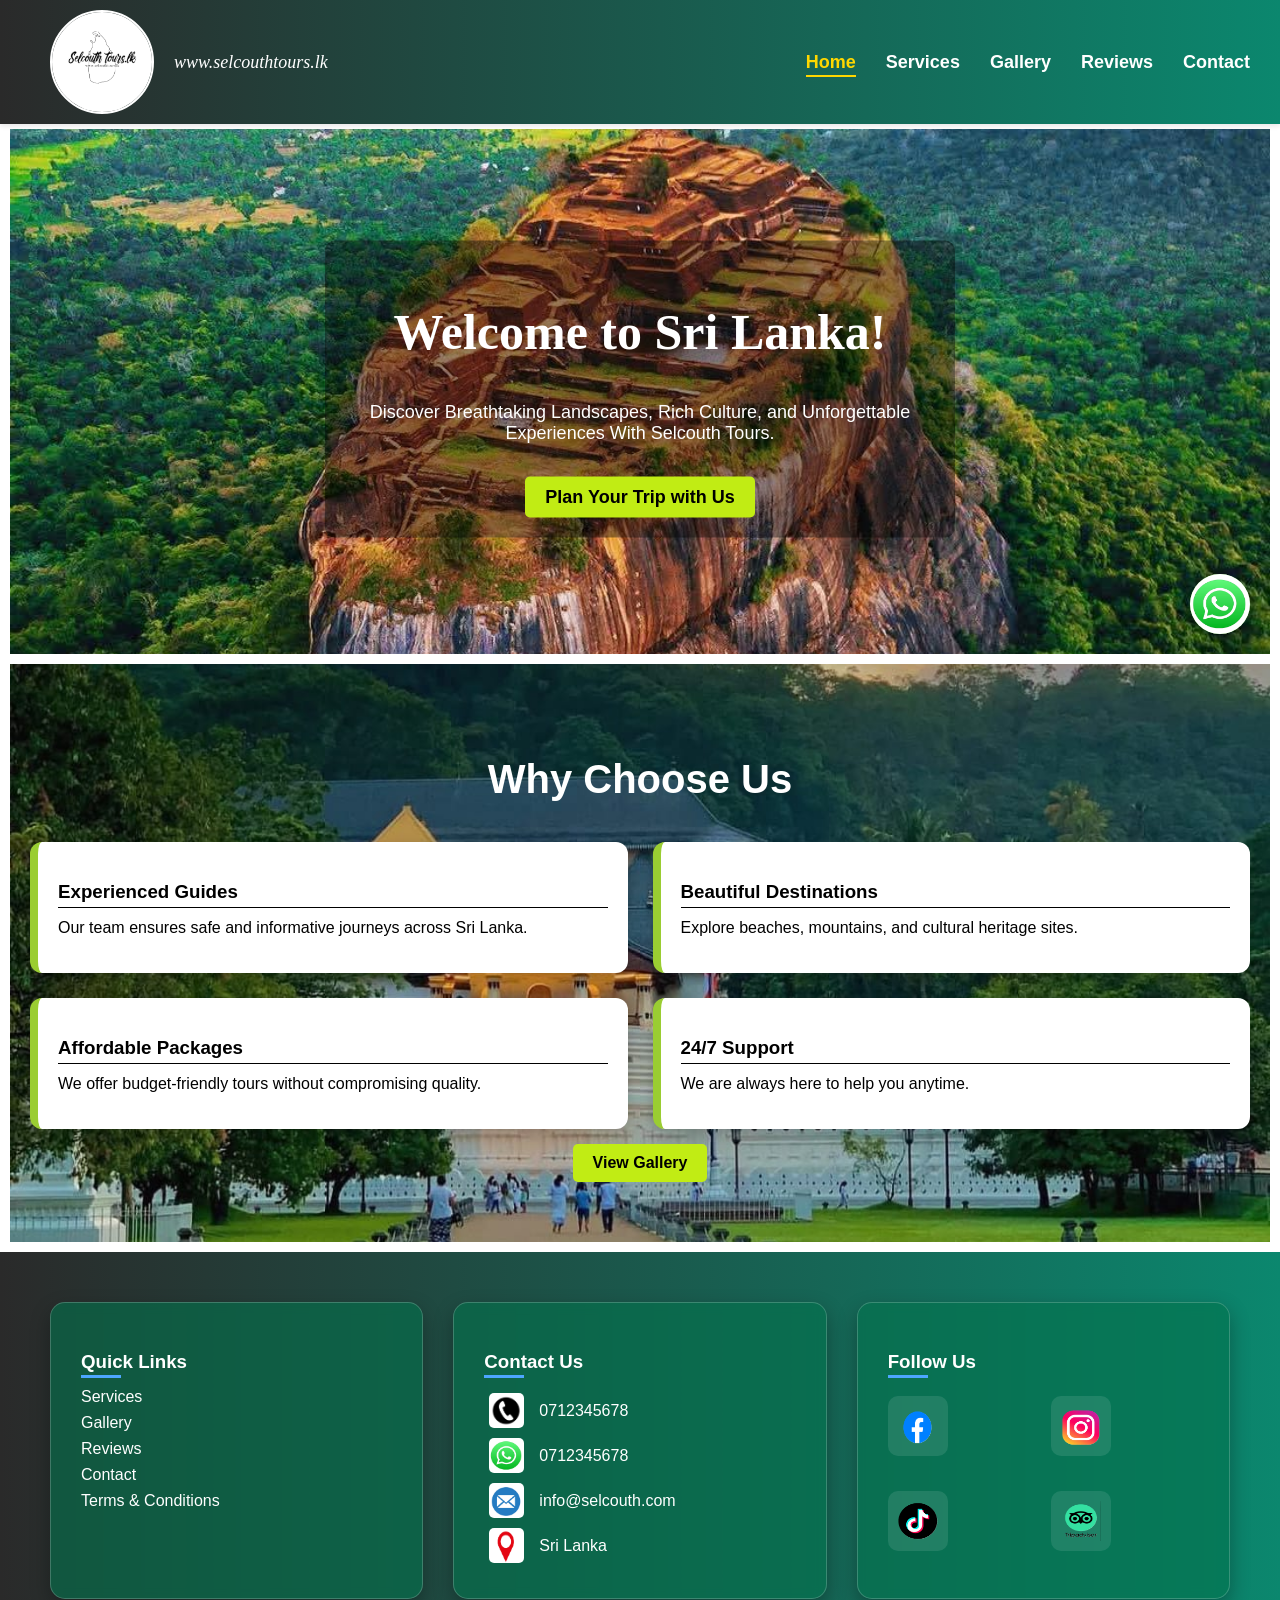
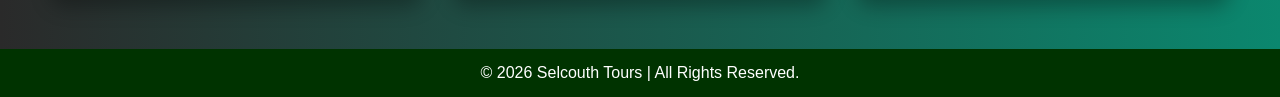
<file: index.html>
<!DOCTYPE html>
<html lang="en">
<head>
  <meta charset="UTF-8">
  <meta name="viewport" content="width=device-width, initial-scale=1.0">
  <title>Selcouth Tours</title>
  <link rel="stylesheet" href="tour.css">
  <link rel="stylesheet" href="touranimations.css">
</head>
<body>

<header>
 <div class="header-left">
  <div class="logo">
    <img src="myimages/logo.jpeg" alt="Selcouth Tours" class="logo-img">
  </div>
  <p class="tagline">www.selcouthtours.lk</p>
</div> 
<div class="menu-toggle" id="menu-toggle">
  ☰
</div>
  <nav id="navbar">
    <ul>
      <li><a href="index.html" class="active">Home</a></li>
      <li><a href="services.html">Services</a></li>
      <li><a href="gallery.html">Gallery</a></li>
      <li><a href="reviews.html">Reviews</a></li>
      <li><a href="contact.html">Contact</a></li>
    </ul>
  </nav>
</header>

<section class="hero">

  <div class="carousel">
    <img src="myimages/img1.jpeg" class="active">
    <img src="myimages/img2.jpeg">
    <img src="myimages/img3.png">
    <img src="myimages/img4.png">
    <img src="myimages/img5.png">
  </div>

  <div class="hero-text">
    <h1 class="welcome">Welcome to Sri Lanka!</h1>
    <p>Discover Breathtaking Landscapes, Rich Culture, and Unforgettable Experiences With Selcouth Tours.</p>
    <a href="services.html" class="btn-front">Plan Your Trip with Us</a>
  </div>
 
  <a href="https://wa.me/94710568823" target="_blank" class="whatsapp-float">
  <img src="myimages/whatsapp.png" alt="WhatsApp">
</a>
</section>

<section class="why-us">

  <h2 class="whyh2">Why Choose Us</h2>

  <div class="why-grid">

    <div class="why-box">
      <h3>Experienced Guides</h3>
      <p>Our team ensures safe and informative journeys across Sri Lanka.</p>
    </div>

    <div class="why-box">
      <h3>Beautiful Destinations</h3>
      <p>Explore beaches, mountains, and cultural heritage sites.</p>
    </div>

    <div class="why-box">
      <h3>Affordable Packages</h3>
      <p>We offer budget-friendly tours without compromising quality.</p>
    </div>

    <div class="why-box">
      <h3>24/7 Support</h3>
      <p>We are always here to help you anytime.</p>
    </div>

  </div>

  <a href="gallery.html" class="btn-front">View Gallery</a>

</section>

<footer>
  <div class="footer-container">
    <div class="footer-box">
      <h3>Quick Links</h3>
      <a href="services.html">Services</a>
      <a href="gallery.html">Gallery</a>
      <a href="reviews.html">Reviews</a>
      <a href="contact.html">Contact</a>
      <a href="terms.html">Terms & Conditions</a>
    </div>

    <div class="footer-box">
      <h3>Contact Us</h3>
     <div class="contact-item">
  <img src="myimages/phone.png" class="icon">
  <span>0712345678</span>
</div>

<div class="contact-item">
  <img src="myimages/whatsapp.png" class="icon">
  <span>0712345678</span>
</div>

<div class="contact-item">
  <img src="myimages/email.png" class="icon">
  <span>info@selcouth.com</span>
</div>

<div class="contact-item">
  <img src="myimages/location.png" class="icon">
  <span>Sri Lanka</span>
</div> 
    </div>

<div class="footer-box">
  <h3>Follow Us</h3>

  <div class="social-grid">
    <a href="https://www.facebook.com/share/18AExLLPNd/" target="_blank" class="social-item">
      <img src="myimages/facebook.png" class="social-icon">
      <span class="tooltip">Facebook</span>
    </a>

  <a href="https://www.facebook.com/share/18AExLLPNd/" target="_blank" class="social-item">
  <img src="myimages/instagram.png" class="social-icon">
  <span class="tooltip">Instagram</span>
</a>

<a href="https://www.facebook.com/share/18AExLLPNd/" target="_blank" class="social-item">
  <img src="myimages/tiktok.png" class="social-icon">
  <span class="tooltip">TikTok</span>
</a>

<a href="https://www.facebook.com/share/18AExLLPNd/" target="_blank" class="social-item">
  <img src="myimages/tripadvisor.png" class="social-icon">
  <span class="tooltip">TripAdvisor</span>
</a>  
  </div>
</div>    
  </div>
  <div class="footer-bottom">
    &copy; 2026 Selcouth Tours | All Rights Reserved.
  </div>
</footer>

<script id="carousel-js">
let images = document.querySelectorAll(".carousel img");
let index = 0;

setInterval(() => {
  images[index].classList.remove("active");
  index = (index + 1) % images.length;
  images[index].classList.add("active");
}, 3000);
</script>

<script>
const toggle = document.getElementById("menu-toggle");
const nav = document.getElementById("navbar");

toggle.addEventListener("click", () => {
  nav.classList.toggle("active");
});
</script>

</body>
</html>
</file>
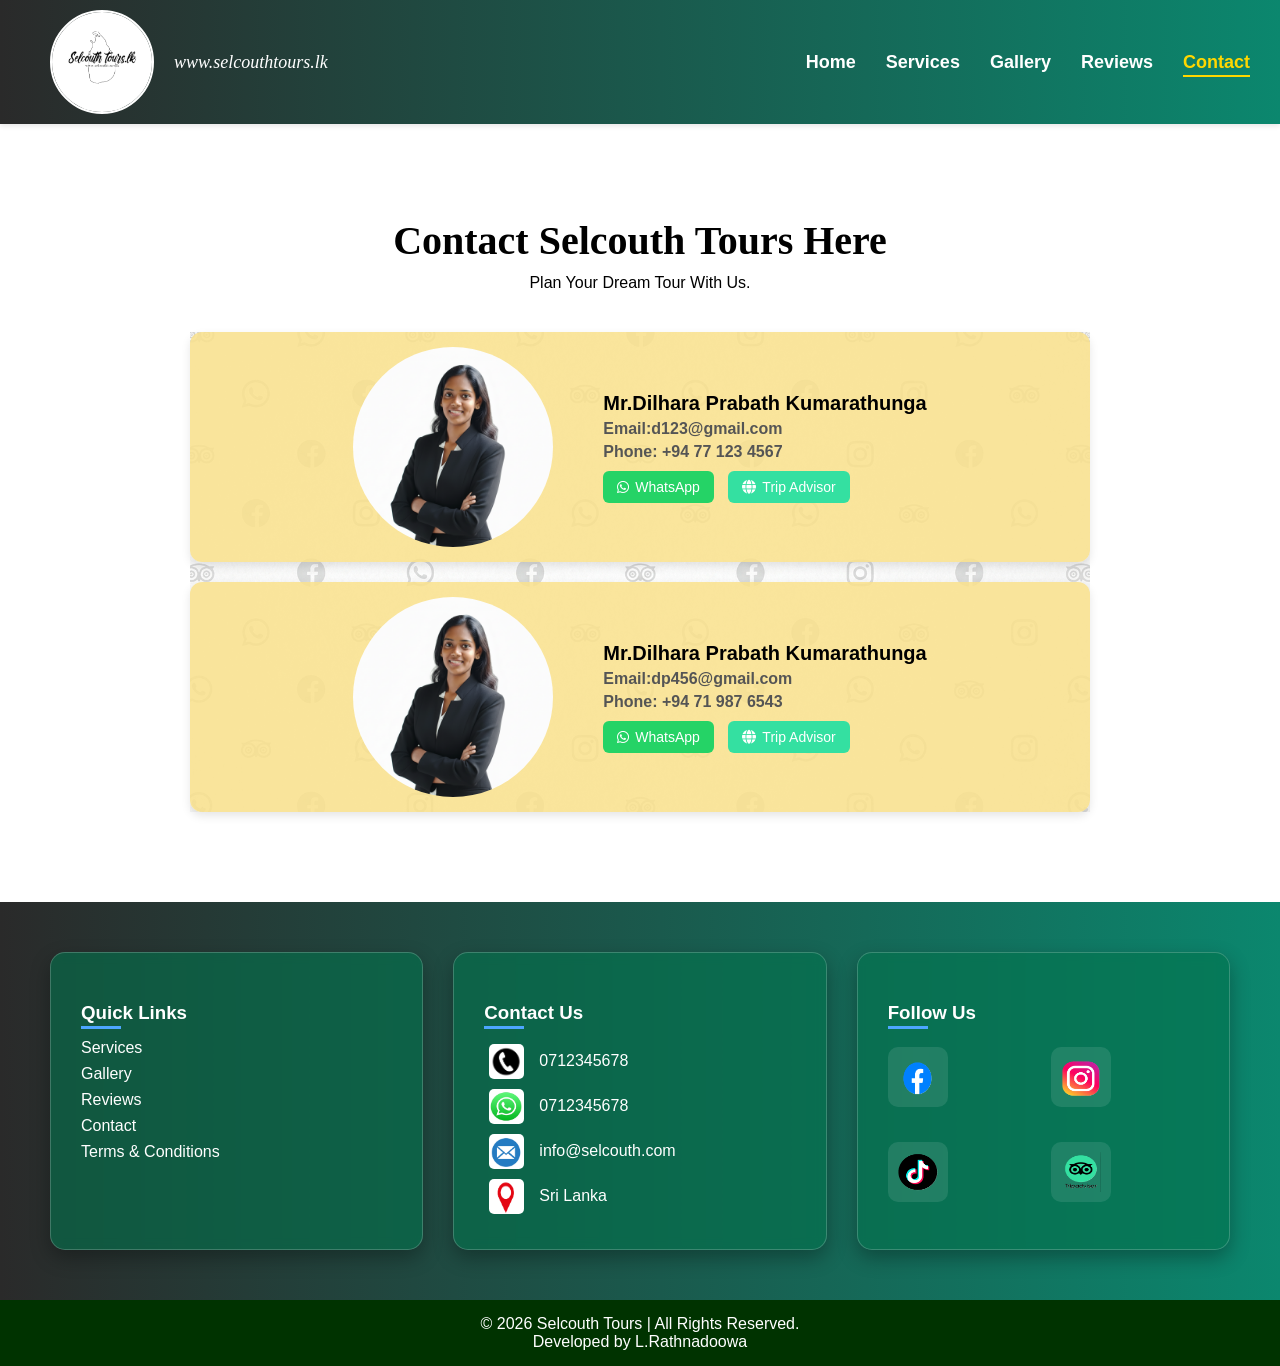
<file: contact.html>
<!DOCTYPE html>
<html lang="en">
<head>
  <meta charset="UTF-8">
  <meta name="viewport" content="width=device-width, initial-scale=1.0">
  <title>Selcouth Tours</title>
  <link rel="stylesheet" href="tour.css">
  <link rel="stylesheet" href="touranimations.css">
  <link rel="stylesheet" href="https://cdnjs.cloudflare.com/ajax/libs/font-awesome/6.5.0/css/all.min.css">

</head>
<body>

<header>
 <div class="header-left">
  <div class="logo">
    <img src="myimages/logo.jpeg" alt="Selcouth Tours" class="logo-img">
  </div>
  <p class="tagline">www.selcouthtours.lk</p>
</div> 
<div class="menu-toggle" id="menu-toggle">
  ☰
</div>
  <nav id="navbar">
    <ul>
      <li><a href="index.html">Home</a></li>
      <li><a href="services.html">Services</a></li>
      <li><a href="gallery.html">Gallery</a></li>
      <li><a href="reviews.html">Reviews</a></li>
      <li><a href="contact.html" class="active">Contact</a></li>
    </ul>
  </nav>
</header>

<section class="contact">

  <h1>Contact Selcouth Tours Here</h1>
  <p class="gallery-intro">
    Plan Your Dream Tour With Us.
  </p>

<div class="contact-section">

  <!-- Card 1 -->
  <div class="contact-card">
    <img src="myimages/Lakshani.png" alt="Profile Image" class="profile-img">

    <div class="contact-details">
      <h3>Mr.Dilhara Prabath Kumarathunga</h3>
      <p>Email:d123@gmail.com</p>
      <p>Phone: +94 77 123 4567</p>

      <div class="buttons">
        <a href="https://wa.me/94771234567" target="_blank" class="btn whatsapp">
          <i class="fab fa-whatsapp"></i> WhatsApp
        </a>

        <a href="https://www.tripadvisor.com/" target="_blank" class="btn tripadvisor">
          <i class="fas fa-globe"></i> Trip Advisor
        </a>
      </div>
    </div>
  </div>

  <!-- Card 2 -->
  <div class="contact-card">
    <img src="myimages/Lakshani.png" alt="Profile Image" class="profile-img">

    <div class="contact-details">
      <h3>Mr.Dilhara Prabath Kumarathunga</h3>
      <p>Email:dp456@gmail.com</p>
      <p>Phone: +94 71 987 6543</p>

      <div class="buttons">
        <a href="https://wa.me/94719876543" target="_blank" class="btn whatsapp">
          <i class="fab fa-whatsapp"></i> WhatsApp
        </a>

        <a href="https://www.tripadvisor.com/" target="_blank" class="btn tripadvisor">
          <i class="fas fa-globe"></i> Trip Advisor
        </a>
      </div>
    </div>
  </div>

</div> 
  </section>

<footer>
  <div class="footer-container">
    <div class="footer-box">
      <h3>Quick Links</h3>
      <a href="services.html">Services</a>
      <a href="gallery.html">Gallery</a>
      <a href="reviews.html">Reviews</a>
      <a href="contact.html">Contact</a>
      <a href="terms.html">Terms & Conditions</a>
    </div>

    <div class="footer-box">
      <h3>Contact Us</h3>
     <div class="contact-item">
  <img src="myimages/phone.png" class="icon">
  <span>0712345678</span>
</div>

<div class="contact-item">
  <img src="myimages/whatsapp.png" class="icon">
  <span>0712345678</span>
</div>

<div class="contact-item">
  <img src="myimages/email.png" class="icon">
  <span>info@selcouth.com</span>
</div>

<div class="contact-item">
  <img src="myimages/location.png" class="icon">
  <span>Sri Lanka</span>
</div> 
    </div>

<div class="footer-box">
  <h3>Follow Us</h3>

  <div class="social-grid">
    <a href="https://www.facebook.com/share/18AExLLPNd/" target="_blank" class="social-item">
      <img src="myimages/facebook.png" class="social-icon">
      <span class="tooltip">Facebook</span>
    </a>

  <a href="https://www.facebook.com/share/18AExLLPNd/" target="_blank" class="social-item">
  <img src="myimages/instagram.png" class="social-icon">
  <span class="tooltip">Instagram</span>
</a>

<a href="https://www.facebook.com/share/18AExLLPNd/" target="_blank" class="social-item">
  <img src="myimages/tiktok.png" class="social-icon">
  <span class="tooltip">TikTok</span>
</a>

<a href="https://www.facebook.com/share/18AExLLPNd/" target="_blank" class="social-item">
  <img src="myimages/tripadvisor.png" class="social-icon">
  <span class="tooltip">TripAdvisor</span>
</a>  
  </div>
</div>    
  </div>

   <div class="footer-bottom">
    <div class="fbl">
    &copy; 2026 Selcouth Tours | All Rights Reserved.
  </div>
  <div class="fbr">
    Developed by L.Rathnadoowa
  </div>
  </div>
</footer>

<script>
const toggle = document.getElementById("menu-toggle");
const nav = document.getElementById("navbar");

toggle.addEventListener("click", () => {
  nav.classList.toggle("active");
});
</script>

</body>
</html>
</file>
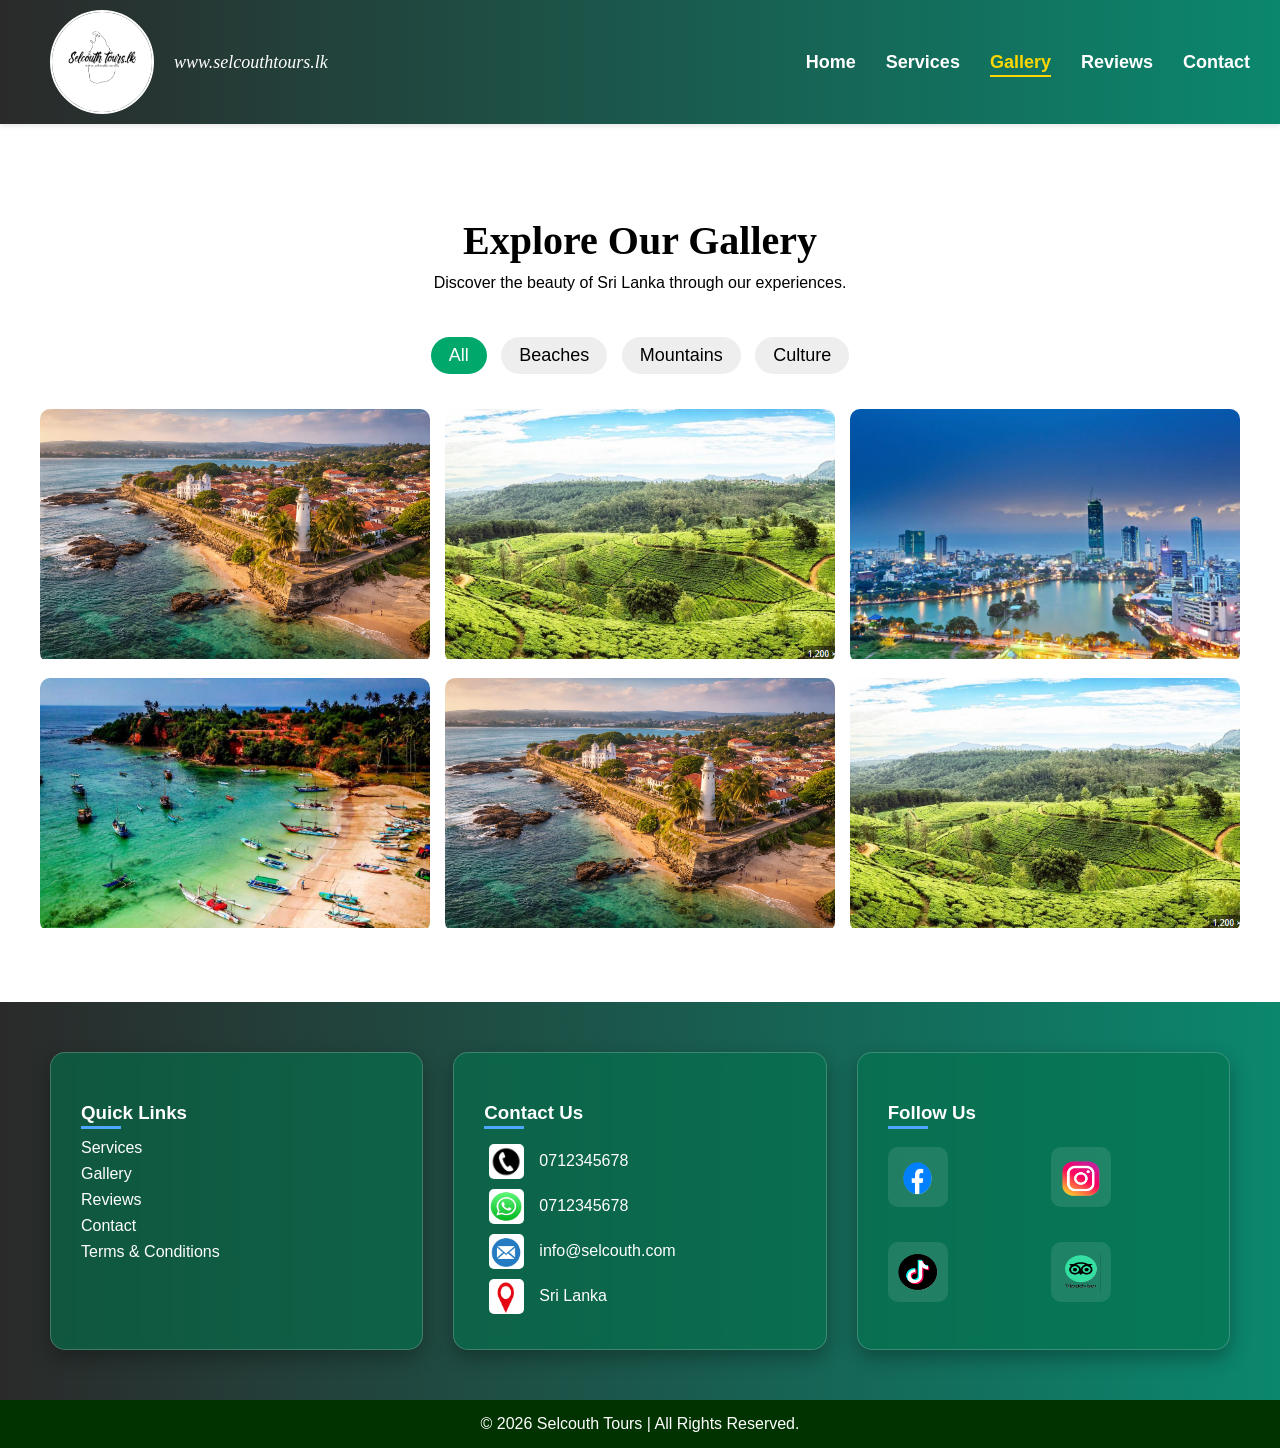
<file: gallery.html>
<!DOCTYPE html>
<html lang="en">
<head>
  <meta charset="UTF-8">
  <meta name="viewport" content="width=device-width, initial-scale=1.0">
  <title>Selcouth Tours</title>
  <link rel="stylesheet" href="tour.css">
  <link rel="stylesheet" href="touranimations.css">
</head>
<body>

<header>
 <div class="header-left">
  <div class="logo">
    <img src="myimages/logo.jpeg" alt="Selcouth Tours" class="logo-img">
  </div>
  <p class="tagline">www.selcouthtours.lk</p>
</div> 
<div class="menu-toggle" id="menu-toggle">
  ☰
</div>
  <nav id="navbar">
    <ul>
      <li><a href="index.html">Home</a></li>
      <li><a href="services.html">Services</a></li>
      <li><a href="gallery.html" class="active">Gallery</a></li>
      <li><a href="reviews.html">Reviews</a></li>
      <li><a href="contact.html">Contact</a></li>
    </ul>
  </nav>
</header>

<section class="gallery">

  <h1>Explore Our Gallery</h1>
  <p class="gallery-intro">
    Discover the beauty of Sri Lanka through our experiences.
  </p>

  <!-- FILTER BUTTONS -->
  <div class="gallery-filters">
    <button onclick="filterSelection('all')" class="active">All</button>
    <button onclick="filterSelection('beach')">Beaches</button>
    <button onclick="filterSelection('mountain')">Mountains</button>
    <button onclick="filterSelection('culture')">Culture</button>
  </div>

  <!-- GRID -->
  <div class="gallery-grid">

    <div class="gallery-item beach">
      <img src="myimages/galle.jpeg">
      <div class="overlay">Beach</div>
    </div>

    <div class="gallery-item mountain">
      <img src="myimages/img3.png">
      <div class="overlay">Mountain</div>
    </div>

    <div class="gallery-item culture">
      <img src="myimages/img5.png">
      <div class="overlay">Culture</div>
    </div>

    <div class="gallery-item beach">
      <img src="myimages/img4.png">
      <div class="overlay">Beach</div>
    </div>

    <div class="gallery-item beach">
      <img src="myimages/galle.jpeg">
      <div class="overlay">Beach</div>
    </div>

    <div class="gallery-item mountain">
      <img src="myimages/img3.png">
      <div class="overlay">Mountain</div>
    </div>
 

    <!-- Add more images with categories -->

  </div>

</section>

<footer>
  <div class="footer-container">
    <div class="footer-box">
      <h3>Quick Links</h3>
      <a href="services.html">Services</a>
      <a href="gallery.html">Gallery</a>
      <a href="reviews.html">Reviews</a>
      <a href="contact.html">Contact</a>
      <a href="terms.html">Terms & Conditions</a>
    </div>

    <div class="footer-box">
      <h3>Contact Us</h3>
     <div class="contact-item">
  <img src="myimages/phone.png" class="icon">
  <span>0712345678</span>
</div>

<div class="contact-item">
  <img src="myimages/whatsapp.png" class="icon">
  <span>0712345678</span>
</div>

<div class="contact-item">
  <img src="myimages/email.png" class="icon">
  <span>info@selcouth.com</span>
</div>

<div class="contact-item">
  <img src="myimages/location.png" class="icon">
  <span>Sri Lanka</span>
</div> 
    </div>

<div class="footer-box">
  <h3>Follow Us</h3>

  <div class="social-grid">
    <a href="https://www.facebook.com/share/18AExLLPNd/" target="_blank" class="social-item">
      <img src="myimages/facebook.png" class="social-icon">
      <span class="tooltip">Facebook</span>
    </a>

  <a href="https://www.facebook.com/share/18AExLLPNd/" target="_blank" class="social-item">
  <img src="myimages/instagram.png" class="social-icon">
  <span class="tooltip">Instagram</span>
</a>

<a href="https://www.facebook.com/share/18AExLLPNd/" target="_blank" class="social-item">
  <img src="myimages/tiktok.png" class="social-icon">
  <span class="tooltip">TikTok</span>
</a>

<a href="https://www.facebook.com/share/18AExLLPNd/" target="_blank" class="social-item">
  <img src="myimages/tripadvisor.png" class="social-icon">
  <span class="tooltip">TripAdvisor</span>
</a>  
  </div>
</div>    
  </div>
  <div class="footer-bottom">
    &copy; 2026 Selcouth Tours | All Rights Reserved.
  </div>
</footer>


<script>
const toggle = document.getElementById("menu-toggle");
const nav = document.getElementById("navbar");

toggle.addEventListener("click", () => {
  nav.classList.toggle("active");
});
</script>

<script>
filterSelection("all");

function filterSelection(category) {
  let items = document.getElementsByClassName("gallery-item");

  if (category === "all") category = "";

  for (let i = 0; i < items.length; i++) {
    items[i].classList.remove("show");

    if (items[i].className.indexOf(category) > -1) {
      items[i].classList.add("show");
    }
  }
}

/* Active button highlight */
let btns = document.querySelectorAll(".gallery-filters button");

btns.forEach(btn => {
  btn.addEventListener("click", function() {
    document.querySelector(".gallery-filters .active").classList.remove("active");
    this.classList.add("active");
  });
});
</script>

</body>
</html>
</file>
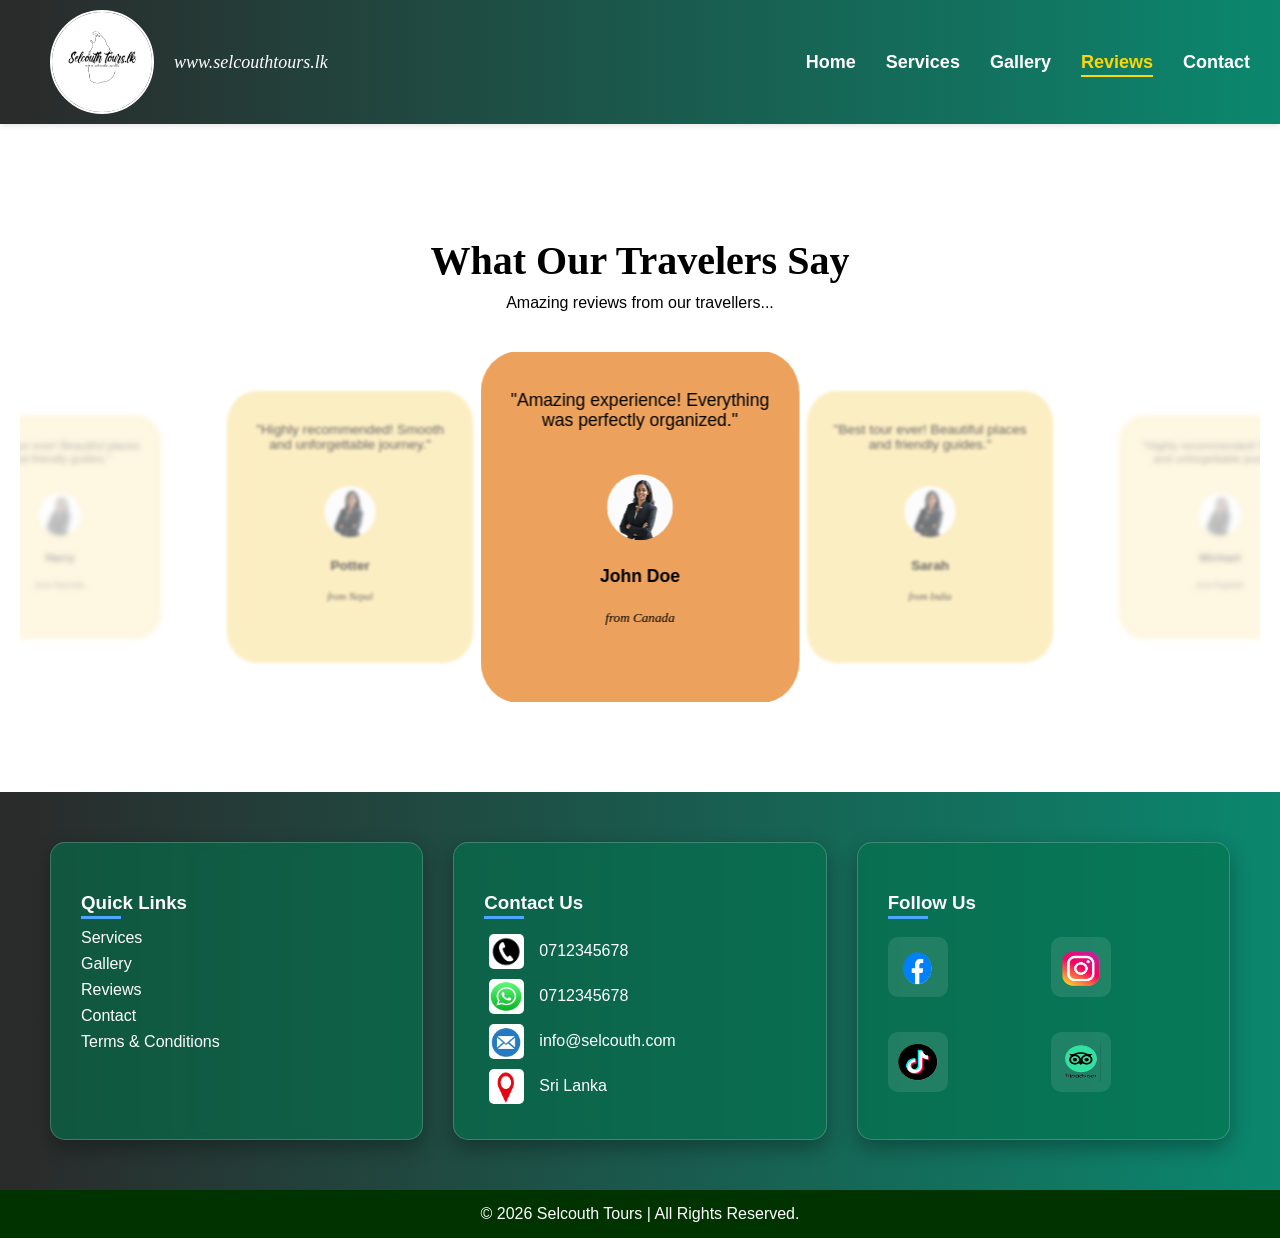
<file: reviews.html>
<!DOCTYPE html>
<html lang="en">
<head>
  <meta charset="UTF-8">
  <meta name="viewport" content="width=device-width, initial-scale=1.0">
  <title>Selcouth Tours</title>
  <link rel="stylesheet" href="tour.css">
  <link rel="stylesheet" href="touranimations.css">
</head>
<body>

<header>
 <div class="header-left">
  <div class="logo">
    <img src="myimages/logo.jpeg" alt="Selcouth Tours" class="logo-img">
  </div>
  <p class="tagline">www.selcouthtours.lk</p>
</div> 
<div class="menu-toggle" id="menu-toggle">
  ☰
</div>
  <nav id="navbar">
    <ul>
      <li><a href="index.html">Home</a></li>
      <li><a href="services.html">Services</a></li>
      <li><a href="gallery.html">Gallery</a></li>
      <li><a href="reviews.html" class="active">Reviews</a></li>
      <li><a href="contact.html">Contact</a></li>
    </ul>
  </nav>
</header>

<section class="reviews">

  <h1>What Our Travelers Say</h1>
  <p class="gallery-intro">
    Amazing reviews from our travellers...
  </p>
  <div class="testimonial-container">

    <div class="testimonial-track">

      <!-- CARD 1 -->
      <div class="testimonial-card">
        <p>"Amazing experience! Everything was perfectly organized."</p>
        <div class="profile">
          <img src="myimages/Lakshani.png">
          <h4>John Doe</h4>
          <p>from Canada</p>
        </div>
      </div>

      <!-- CARD 2 -->
      <div class="testimonial-card active">
        <p>"Best tour ever! Beautiful places and friendly guides."</p>
        <div class="profile">
          <img src="myimages/Lakshani.png">
          <h4>Sarah</h4>
          <p>from India</p>
        </div>
      </div>

      <!-- CARD 3 -->
      <div class="testimonial-card">
        <p>"Highly recommended! Smooth and unforgettable journey."</p>
        <div class="profile">
          <img src="myimages/Lakshani.png">
          <h4>Michael</h4>
          <p>from England</p>
        </div>
      </div>

     <!-- CARD 4 -->
      <div class="testimonial-card active">
        <p>"Best tour ever! Beautiful places and friendly guides."</p>
        <div class="profile">
          <img src="myimages/Lakshani.png">
          <h4>Harry</h4>
          <p>from Australia</p>
        </div>
      </div>

      <!-- CARD 5 -->
      <div class="testimonial-card">
        <p>"Highly recommended! Smooth and unforgettable journey."</p>
        <div class="profile">
          <img src="myimages/Lakshani.png">
          <h4>Potter</h4>
          <p>from Nepal</p>
        </div>
      </div>        

    </div>

  </div>

</section>

<footer>
  <div class="footer-container">
    <div class="footer-box">
      <h3>Quick Links</h3>
      <a href="services.html">Services</a>
      <a href="gallery.html">Gallery</a>
      <a href="reviews.html">Reviews</a>
      <a href="contact.html">Contact</a>
      <a href="terms.html">Terms & Conditions</a>
    </div>

    <div class="footer-box">
      <h3>Contact Us</h3>
     <div class="contact-item">
  <img src="myimages/phone.png" class="icon">
  <span>0712345678</span>
</div>

<div class="contact-item">
  <img src="myimages/whatsapp.png" class="icon">
  <span>0712345678</span>
</div>

<div class="contact-item">
  <img src="myimages/email.png" class="icon">
  <span>info@selcouth.com</span>
</div>

<div class="contact-item">
  <img src="myimages/location.png" class="icon">
  <span>Sri Lanka</span>
</div> 
    </div>

<div class="footer-box">
  <h3>Follow Us</h3>

  <div class="social-grid">
    <a href="https://www.facebook.com/share/18AExLLPNd/" target="_blank" class="social-item">
      <img src="myimages/facebook.png" class="social-icon">
      <span class="tooltip">Facebook</span>
    </a>

  <a href="https://www.facebook.com/share/18AExLLPNd/" target="_blank" class="social-item">
  <img src="myimages/instagram.png" class="social-icon">
  <span class="tooltip">Instagram</span>
</a>

<a href="https://www.facebook.com/share/18AExLLPNd/" target="_blank" class="social-item">
  <img src="myimages/tiktok.png" class="social-icon">
  <span class="tooltip">TikTok</span>
</a>

<a href="https://www.facebook.com/share/18AExLLPNd/" target="_blank" class="social-item">
  <img src="myimages/tripadvisor.png" class="social-icon">
  <span class="tooltip">TripAdvisor</span>
</a>  
  </div>
</div>    
  </div>
  <div class="footer-bottom">
    &copy; 2026 Selcouth Tours | All Rights Reserved.
  </div>
</footer>



<script>
const toggle = document.getElementById("menu-toggle");
const nav = document.getElementById("navbar");

toggle.addEventListener("click", () => {
  nav.classList.toggle("active");
});
</script>

<script>
let cards = document.querySelectorAll(".testimonial-card");
let index = 0;

function updateCards() {
  cards.forEach(card => {
    card.classList.remove("active", "left", "right", "far-left", "far-right", "hidden");
  });

  let prev1 = (index - 1 + cards.length) % cards.length;
  let prev2 = (index - 2 + cards.length) % cards.length;
  let next1 = (index + 1) % cards.length;
  let next2 = (index + 2) % cards.length;

  cards[index].classList.add("active");
  cards[prev1].classList.add("left");
  cards[prev2].classList.add("far-left");
  cards[next1].classList.add("right");
  cards[next2].classList.add("far-right");

  // hide others
  cards.forEach((card, i) => {
    if (i !== index && i !== prev1 && i !== prev2 && i !== next1 && i !== next2) {
      card.classList.add("hidden");
    }
  });
}

setInterval(() => {
  index = (index + 1) % cards.length;
  updateCards();
}, 3000);

updateCards();
</script>

</body>
</html>
</file>
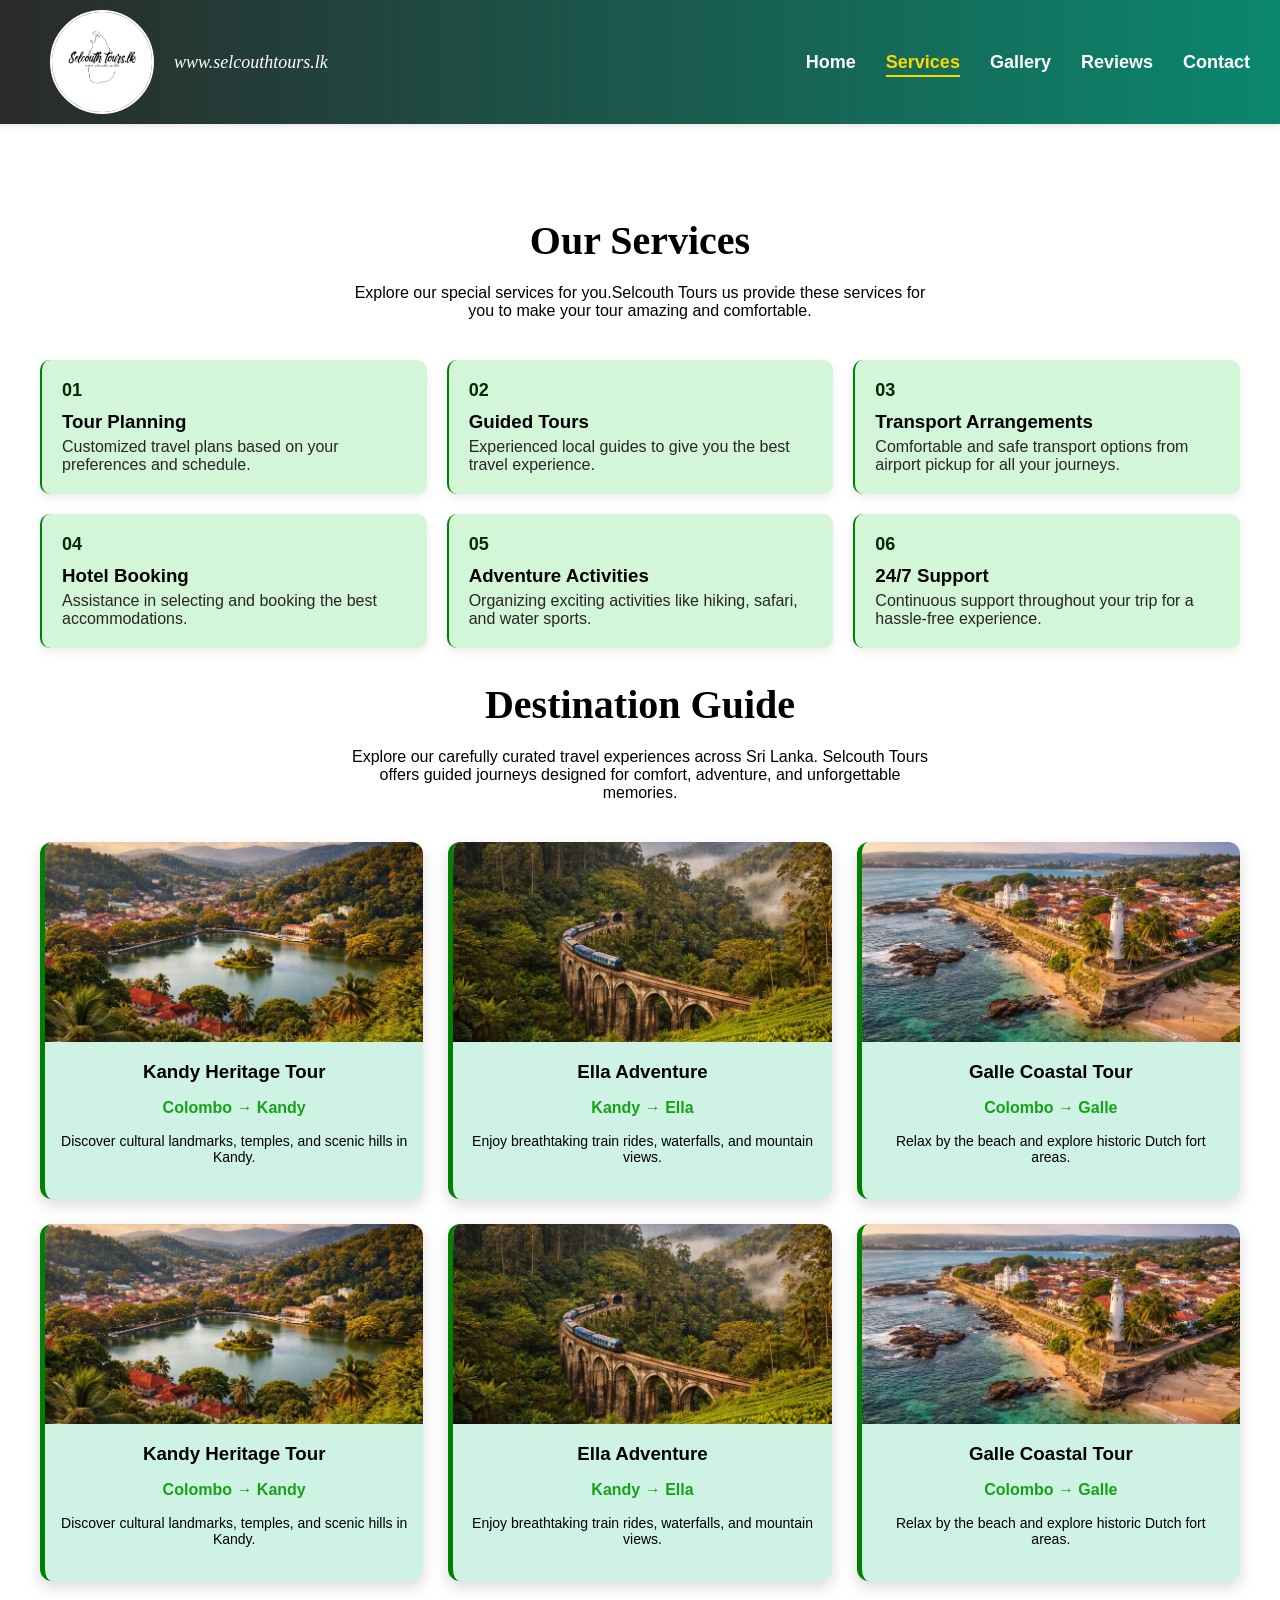
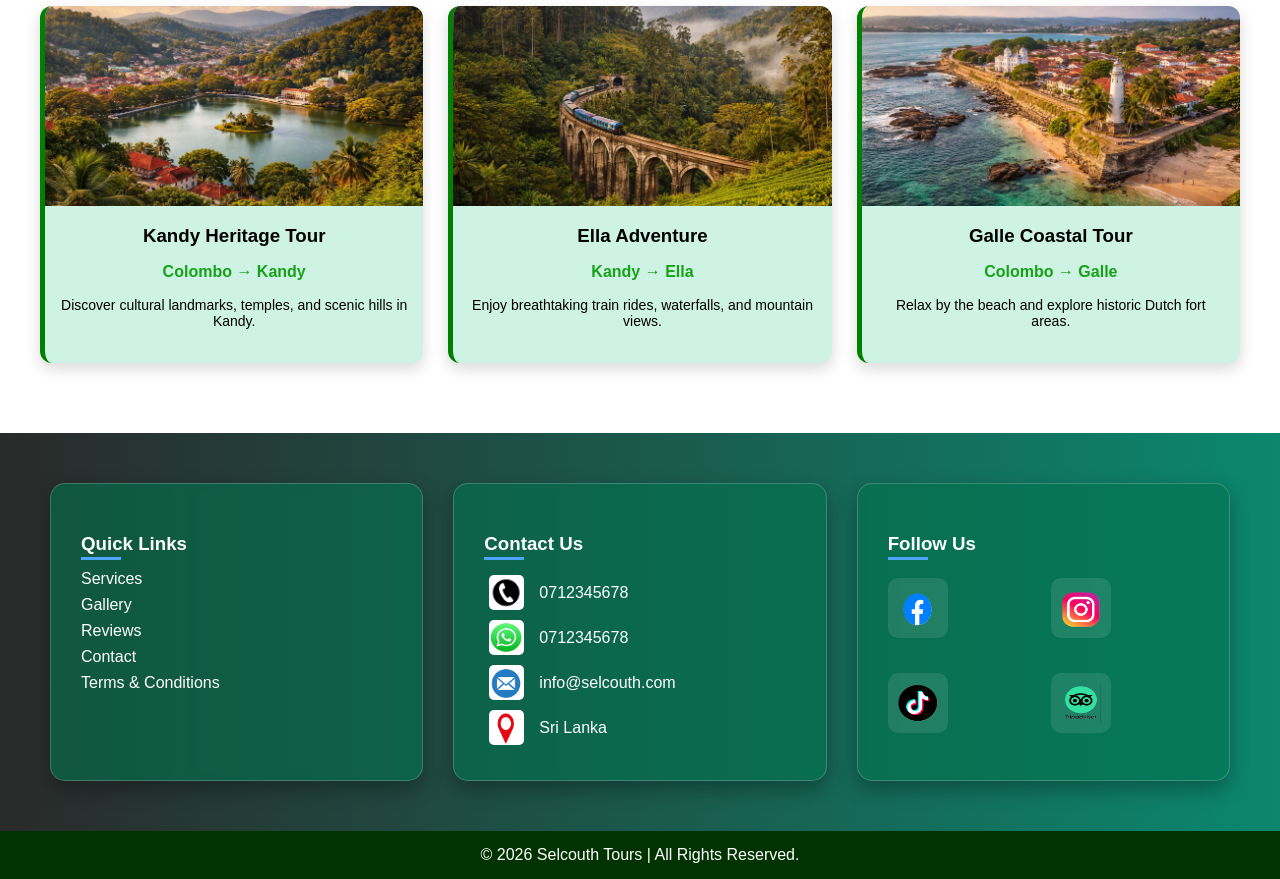
<file: services.html>
<!DOCTYPE html>
<html lang="en">
<head>
  <meta charset="UTF-8">
  <meta name="viewport" content="width=device-width, initial-scale=1.0">
  <title>Selcouth Tours</title>
  <link rel="stylesheet" href="tour.css">
  <link rel="stylesheet" href="touranimations.css">
</head>
<body>

<header>
 <div class="header-left">
  <div class="logo">
    <img src="myimages/logo.jpeg" alt="Selcouth Tours" class="logo-img">
  </div>
  <p class="tagline">www.selcouthtours.lk</p>
</div> 
<div class="menu-toggle" id="menu-toggle">
  ☰
</div>
  <nav id="navbar">
    <ul>
      <li><a href="index.html">Home</a></li>
      <li><a href="services.html" class="active">Services</a></li>
      <li><a href="gallery.html">Gallery</a></li>
      <li><a href="reviews.html">Reviews</a></li>
      <li><a href="contact.html">Contact</a></li>
    </ul>
  </nav>
</header>

<section class="services">

  <div class="service section"> 
   <h1>Our Services</h1>
  <p class="services-intro">
    Explore our special services for you.Selcouth Tours us provide these services for you to make your tour amazing and comfortable.
  </p> 

  <div class="services-container">

    <div class="service-tile">
      <span>01</span>
      <h3>Tour Planning</h3>
      <p>Customized travel plans based on your preferences and schedule.</p>
    </div>

    <div class="service-tile">
      <span>02</span>
      <h3>Guided Tours</h3>
      <p>Experienced local guides to give you the best travel experience.</p>
    </div>

    <div class="service-tile">
      <span>03</span>
      <h3>Transport Arrangements</h3>
      <p>Comfortable and safe transport options from airport pickup for all your journeys.</p>
    </div>

    <div class="service-tile">
      <span>04</span>
      <h3>Hotel Booking</h3>
      <p>Assistance in selecting and booking the best accommodations.</p>
    </div>

    <div class="service-tile">
      <span>05</span>
      <h3>Adventure Activities</h3>
      <p>Organizing exciting activities like hiking, safari, and water sports.</p>
    </div>

    <div class="service-tile">
      <span>06</span>
      <h3>24/7 Support</h3>
      <p>Continuous support throughout your trip for a hassle-free experience.</p>
    </div>

  </div>
  </div>

  <h1>Destination Guide</h1>
  <p class="services-intro">
    Explore our carefully curated travel experiences across Sri Lanka. 
    Selcouth Tours offers guided journeys designed for comfort, adventure, and unforgettable memories.
  </p>

  <div class="services-grid">

    <!-- CARD 1 -->
    <div class="service-card">
      <img src="myimages/kandy.jpeg" alt="Kandy Tour">
      <h3>Kandy Heritage Tour</h3>
      <p class="route">Colombo → Kandy</p>
      <p class="desc">Discover cultural landmarks, temples, and scenic hills in Kandy.</p>
    </div>

    <!-- CARD 2 -->
    <div class="service-card">
      <img src="myimages/ella.jpeg" alt="Ella Tour">
      <h3>Ella Adventure</h3>
      <p class="route">Kandy → Ella</p>
      <p class="desc">Enjoy breathtaking train rides, waterfalls, and mountain views.</p>
    </div>

    <!-- CARD 3 -->
    <div class="service-card">
      <img src="myimages/galle.jpeg" alt="Galle Tour">
      <h3>Galle Coastal Tour</h3>
      <p class="route">Colombo → Galle</p>
      <p class="desc">Relax by the beach and explore historic Dutch fort areas.</p>
    </div>

     <!-- CARD 4 -->
    <div class="service-card">
      <img src="myimages/kandy.jpeg" alt="Kandy Tour">
      <h3>Kandy Heritage Tour</h3>
      <p class="route">Colombo → Kandy</p>
      <p class="desc">Discover cultural landmarks, temples, and scenic hills in Kandy.</p>
    </div>

    <!-- CARD 5 -->
    <div class="service-card">
      <img src="myimages/ella.jpeg" alt="Ella Tour">
      <h3>Ella Adventure</h3>
      <p class="route">Kandy → Ella</p>
      <p class="desc">Enjoy breathtaking train rides, waterfalls, and mountain views.</p>
    </div>

    <!-- CARD 6 -->
    <div class="service-card">
      <img src="myimages/galle.jpeg" alt="Galle Tour">
      <h3>Galle Coastal Tour</h3>
      <p class="route">Colombo → Galle</p>
      <p class="desc">Relax by the beach and explore historic Dutch fort areas.</p>
    </div>

   <!-- CARD 7 -->
    <div class="service-card">
      <img src="myimages/kandy.jpeg" alt="Kandy Tour">
      <h3>Kandy Heritage Tour</h3>
      <p class="route">Colombo → Kandy</p>
      <p class="desc">Discover cultural landmarks, temples, and scenic hills in Kandy.</p>
    </div>

    <!-- CARD 8 -->
    <div class="service-card">
      <img src="myimages/ella.jpeg" alt="Ella Tour">
      <h3>Ella Adventure</h3>
      <p class="route">Kandy → Ella</p>
      <p class="desc">Enjoy breathtaking train rides, waterfalls, and mountain views.</p>
    </div>

    <!-- CARD 9 -->
    <div class="service-card">
      <img src="myimages/galle.jpeg" alt="Galle Tour">
      <h3>Galle Coastal Tour</h3>
      <p class="route">Colombo → Galle</p>
      <p class="desc">Relax by the beach and explore historic Dutch fort areas.</p>
    </div> 
    <!-- Add more cards as needed -->

  </div>

</section>

<footer>
  <div class="footer-container">
    <div class="footer-box">
      <h3>Quick Links</h3>
      <a href="services.html">Services</a>
      <a href="gallery.html">Gallery</a>
      <a href="reviews.html">Reviews</a>
      <a href="contact.html">Contact</a>
      <a href="terms.html">Terms & Conditions</a>
    </div>

    <div class="footer-box">
      <h3>Contact Us</h3>
     <div class="contact-item">
  <img src="myimages/phone.png" class="icon">
  <span>0712345678</span>
</div>

<div class="contact-item">
  <img src="myimages/whatsapp.png" class="icon">
  <span>0712345678</span>
</div>

<div class="contact-item">
  <img src="myimages/email.png" class="icon">
  <span>info@selcouth.com</span>
</div>

<div class="contact-item">
  <img src="myimages/location.png" class="icon">
  <span>Sri Lanka</span>
</div> 
    </div>

<div class="footer-box">
  <h3>Follow Us</h3>

  <div class="social-grid">
    <a href="https://www.facebook.com/share/18AExLLPNd/" target="_blank" class="social-item">
      <img src="myimages/facebook.png" class="social-icon">
      <span class="tooltip">Facebook</span>
    </a>

  <a href="https://www.facebook.com/share/18AExLLPNd/" target="_blank" class="social-item">
  <img src="myimages/instagram.png" class="social-icon">
  <span class="tooltip">Instagram</span>
</a>

<a href="https://www.facebook.com/share/18AExLLPNd/" target="_blank" class="social-item">
  <img src="myimages/tiktok.png" class="social-icon">
  <span class="tooltip">TikTok</span>
</a>

<a href="https://www.facebook.com/share/18AExLLPNd/" target="_blank" class="social-item">
  <img src="myimages/tripadvisor.png" class="social-icon">
  <span class="tooltip">TripAdvisor</span>
</a>  
  </div>
</div>    
  </div>
  <div class="footer-bottom">
    &copy; 2026 Selcouth Tours | All Rights Reserved.
  </div>
</footer>


<script>
const toggle = document.getElementById("menu-toggle");
const nav = document.getElementById("navbar");

toggle.addEventListener("click", () => {
  nav.classList.toggle("active");
});
</script>

</body>
</html>
</file>
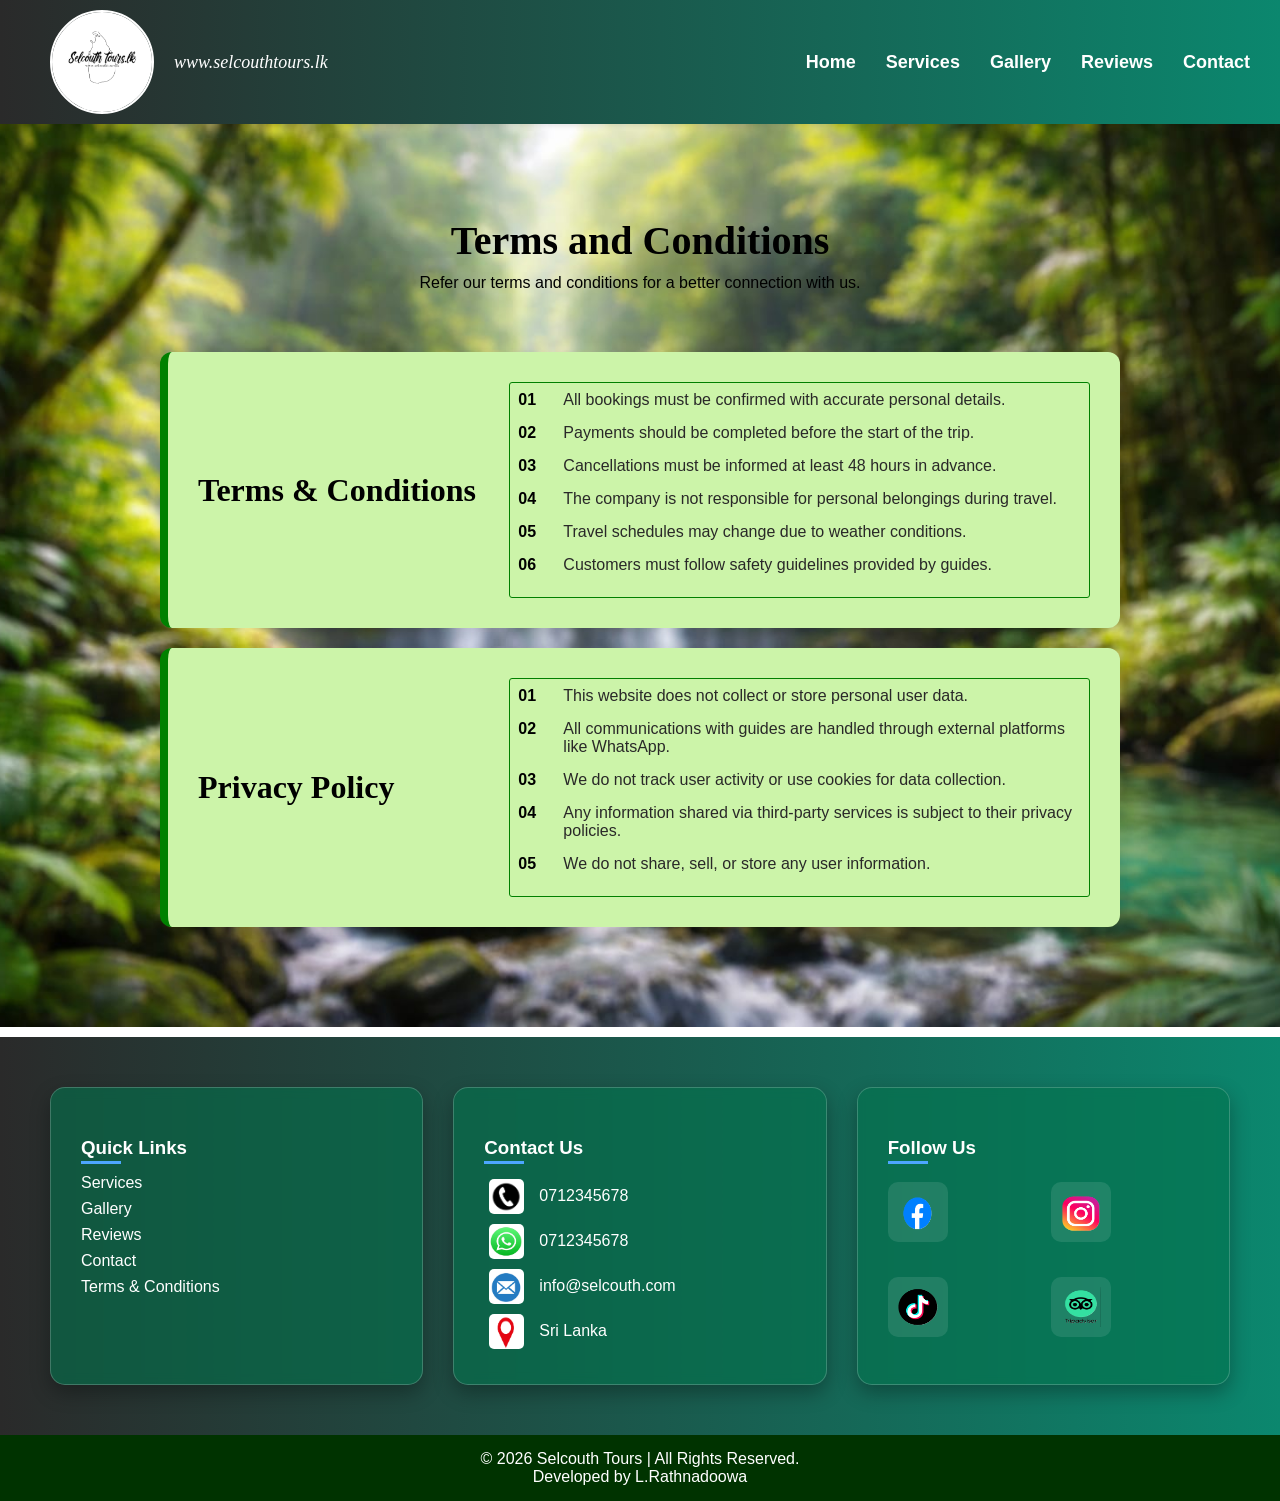
<file: terms.html>
<!DOCTYPE html>
<html lang="en">
<head>
  <meta charset="UTF-8">
  <meta name="viewport" content="width=device-width, initial-scale=1.0">
  <title>Selcouth Tours</title>
  <link rel="stylesheet" href="tour.css">
  <link rel="stylesheet" href="touranimations.css">
</head>
<body>

<header>
 <div class="header-left">
  <div class="logo">
    <img src="myimages/logo.jpeg" alt="Selcouth Tours" class="logo-img">
  </div>
  <p class="tagline">www.selcouthtours.lk</p>
</div> 
<div class="menu-toggle" id="menu-toggle">
  ☰
</div>
  <nav id="navbar">
    <ul>
      <li><a href="index.html">Home</a></li>
      <li><a href="services.html">Services</a></li>
      <li><a href="gallery.html">Gallery</a></li>
      <li><a href="reviews.html">Reviews</a></li>
      <li><a href="contact.html">Contact</a></li>
    </ul>
  </nav>
</header>

<section class="terms">

  <h1>Terms and Conditions</h1>
  <p class="gallery-intro">
    Refer our terms and conditions for a better connection with us.
  </p>

<div class="terms-section">

  <div class="terms-box">
    
    <!-- LEFT SIDE -->
    <div class="terms-left">
      <h2>Terms & Conditions</h2>
    </div>

    <!-- RIGHT SIDE -->
    <div class="terms-right">
      <div class="term-item">
        <span>01</span>
        <p>All bookings must be confirmed with accurate personal details.</p>
      </div>

      <div class="term-item">
        <span>02</span>
        <p>Payments should be completed before the start of the trip.</p>
      </div>

      <div class="term-item">
        <span>03</span>
        <p>Cancellations must be informed at least 48 hours in advance.</p>
      </div>

      <div class="term-item">
        <span>04</span>
        <p>The company is not responsible for personal belongings during travel.</p>
      </div>

      <div class="term-item">
        <span>05</span>
        <p>Travel schedules may change due to weather conditions.</p>
      </div>

      <div class="term-item">
        <span>06</span>
        <p>Customers must follow safety guidelines provided by guides.</p>
      </div>
    </div>

  </div>


  <div class="privacy-box">

    <!-- LEFT SIDE -->
    <div class="privacy-left">
      <h2>Privacy Policy</h2>
    </div>

    <!-- RIGHT SIDE -->
    <div class="privacy-right">

      <div class="privacy-item">
        <span>01</span>
        <p>This website does not collect or store personal user data.</p>
      </div>

      <div class="privacy-item">
        <span>02</span>
        <p>All communications with guides are handled through external platforms like WhatsApp.</p>
      </div>

      <div class="privacy-item">
        <span>03</span>
        <p>We do not track user activity or use cookies for data collection.</p>
      </div>

      <div class="privacy-item">
        <span>04</span>
        <p>Any information shared via third-party services is subject to their privacy policies.</p>
      </div>

      <div class="privacy-item">
        <span>05</span>
        <p>We do not share, sell, or store any user information.</p>
      </div>

    </div>

  </div>


</div>
</section>

<footer>
  <div class="footer-container">
    <div class="footer-box">
      <h3>Quick Links</h3>
      <a href="services.html">Services</a>
      <a href="gallery.html">Gallery</a>
      <a href="reviews.html">Reviews</a>
      <a href="contact.html">Contact</a>
      <a href="terms.html">Terms & Conditions</a>
    </div>

    <div class="footer-box">
      <h3>Contact Us</h3>
     <div class="contact-item">
  <img src="myimages/phone.png" class="icon">
  <span>0712345678</span>
</div>

<div class="contact-item">
  <img src="myimages/whatsapp.png" class="icon">
  <span>0712345678</span>
</div>

<div class="contact-item">
  <img src="myimages/email.png" class="icon">
  <span>info@selcouth.com</span>
</div>

<div class="contact-item">
  <img src="myimages/location.png" class="icon">
  <span>Sri Lanka</span>
</div> 
    </div>

<div class="footer-box">
  <h3>Follow Us</h3>

  <div class="social-grid">
    <a href="https://www.facebook.com/share/18AExLLPNd/" target="_blank" class="social-item">
      <img src="myimages/facebook.png" class="social-icon">
      <span class="tooltip">Facebook</span>
    </a>

  <a href="https://www.facebook.com/share/18AExLLPNd/" target="_blank" class="social-item">
  <img src="myimages/instagram.png" class="social-icon">
  <span class="tooltip">Instagram</span>
</a>

<a href="https://www.facebook.com/share/18AExLLPNd/" target="_blank" class="social-item">
  <img src="myimages/tiktok.png" class="social-icon">
  <span class="tooltip">TikTok</span>
</a>

<a href="https://www.facebook.com/share/18AExLLPNd/" target="_blank" class="social-item">
  <img src="myimages/tripadvisor.png" class="social-icon">
  <span class="tooltip">TripAdvisor</span>
</a>  
  </div>
</div>    
  </div>
  
  <div class="footer-bottom">
    <div class="fbl">
    &copy; 2026 Selcouth Tours | All Rights Reserved.
  </div>
  <div class="fbr">
    Developed by L.Rathnadoowa
  </div>
  </div>
</footer>

<script>
const toggle = document.getElementById("menu-toggle");
const nav = document.getElementById("navbar");

toggle.addEventListener("click", () => {
  nav.classList.toggle("active");
});
</script>
  
</body>
</html>
</file>
<file: tour.css>
body {
  margin: 0;
  font-family: Arial, sans-serif;
  background: white;
}
      /* =========header========= */
header {
  display: flex;
  justify-content: space-between;
  align-items: center;
  padding: 10px 30px;
  /*background: linear-gradient(to right, #137d27, #0b876e);*/
  background: linear-gradient(to right, #2a2a2a, #0b876e);
  box-shadow: 0 2px 5px rgba(0,0,0,0.1);
  position: relative;
}

.header-left {
  display: flex;
  align-items: center;
  gap: 20px;
}

.logo {
  display: flex;
  align-items: center;
  padding-left: 20px;
}

.logo-img {
  width: 100px;
  height: 100px;
  border-radius: 100%;
  object-fit: cover;
  border: 2px solid white;
}

.tagline {
  font-size: 18px;
  color: white;
  font-style:italic;
  font-family: cursive;
}

nav ul {
  list-style: none;
  display: flex;
  gap: 30px;
  margin: 0;
  padding: 0;
}

nav ul li a {
  text-decoration: none;
  color: white;
  font-weight: 600;
  font-size: 18px;
  transition: 0.3s;
}
nav ul li a.active {
  color: gold;
  border-bottom: 2px solid gold;
  padding-bottom: 3px;
}
nav ul li a:hover {
  color: gold;
}

/* ================= HAMBURGER ================= */
     /*hide on desktop*/
.menu-toggle {
  display: none;
  font-size: 28px;
  cursor: pointer;
}

/* ================= MOBILE VIEW ================= */

@media (max-width: 768px) {

  header {
    flex-direction: row;
    align-items: center;
  }
  
  .header-left {
    flex-direction: row;
    text-align: center;
    margin-right:40px
  }

  .menu-toggle {
    display: block;
    color: white;
    position: absolute;
    top: 45px;
    right: 20px;
    margin-left:20px
  }

  nav {
    position: absolute;
    top: 70px;
    right: 10px;
    width: 200px;
    background: white;
    border-radius: 10px;
    box-shadow: 0 4px 10px rgba(0,0,0,0.2);

    display: none; /* IMPORTANT */
    z-index: 1000;
  }

  nav ul {
    flex-direction: column;
    align-items: center;
    color: black;
    gap: 15px;
    padding: 20px 0;
  }
  #navbar ul li {
    padding: 10px 20px;
    border-bottom: 1px solid #eee;
  }

  #navbar ul li:last-child {
    border-bottom: none;
  }

  #navbar ul li a {
    color: black;
    display: block;
  }

  /* Optional hover */
  #navbar ul li:hover {
    background: #f5f5f5;
  }
  nav.active {
    display: block;
  }
}
  /* =========home page=========== */
.hero {
  position: relative;
  min-height: 530px;
  overflow: hidden;
   margin-left: 10px;
  margin-right: 10px;
}

.carousel img {
  position: absolute;
  margin-top: 5px;
  width: 100%;
  height: 530px;
  object-fit: cover;
  opacity: 0;
  transition: 1s;
}

.carousel img.active {
  opacity: 1;
}

.hero-text {
  position: absolute;
  top: 50%;
  left: 50%;
  transform: translate(-50%, -50%);
  color: white;
  text-align: center;
  font-size: large;
  background: rgba(0,0,0,0.4);
  padding: 20px;
  border-radius: 10px;
}
.welcome{ 
  font-weight:900;
  font-family:Georgia, 'Times New Roman', Times, serif;
  font-size: 50px;
}
.btn-front {
  display: inline-block;
  margin-top: 15px;
  padding: 10px 20px;
  background: rgb(193, 236, 20);
  color: black;
  text-decoration: none;
  border-radius: 5px;
  font-weight: bold;
}
        /* ==whatsapp button== */
.whatsapp-float {
  position: absolute;
  bottom: 20px;
  right: 20px;
  width: 60px;
  height: 60px;
  background: rgb(107, 203, 76);
  border-radius: 100%;
  display: flex;
  align-items: center;
  justify-content: center;
  box-shadow: 0 4px 10px rgba(0,0,0,0.3);
  z-index: 5;
  transition: 0.3s;
}

/* Image inside */
.whatsapp-float img {
  width: 60px;
  height: 60px;
  border-radius: 100%;
}

/* Hover effect */
.whatsapp-float:hover {
  transform: scale(1.2);
}
@keyframes pulse {
  0% { transform: scale(1); }
  50% { transform: scale(1.1); }
  100% { transform: scale(1); }
}

.whatsapp-float {
  animation: pulse 2s infinite;
}

.why-us {
  padding:  60px 20px;
  margin: 10px;
  position: relative;
  text-align: center;
  background: url("myimages/img2.jpeg") no-repeat center/cover;
}


.whyh2{ font-size:40px;
color: white;
}

.why-grid {
  display: grid;
  grid-template-columns: repeat(2, 1fr);
  gap: 25px;
  margin-top: 40px;
}

.why-box {
  background: white;
  padding: 20px;
  border-radius: 12px;
  border-left: 8px solid yellowgreen;
  text-align: left;
  box-shadow: 0 6px 15px rgba(0,0,0,0.2);
  transition: 0.3s;
  /* background: rgba(255, 255, 255, 0.15); 
  backdrop-filter: blur(10px);
  -webkit-backdrop-filter: blur(10px);*/
}
.why-box h3 {
  position: relative;
  margin-bottom: 10px;
}

.why-box h3::after {
  content: "";
  width: 100%;
  max-width:100%;
  height: 1px;       
  background: black;
  position: absolute;
  left: 0;
  bottom: -5px;
}

.why-box:hover {
  transform: translateY(-5px);
}

@media (max-width: 768px) {
  .why-grid {
    grid-template-columns: 1fr;
  }

  .hero {
    height: 500px;
  }

  .carousel img {
    height: 100%;
  }
  .hero-text{height:450px}
  .why-box h3::after{width:200px}
}

/* =======footer======== */
footer {
  /*background: linear-gradient(to right, #137d27, #0b876e);*/
  background: linear-gradient(to right, #2a2a2a, #0b876e);
  color: white;
  margin-top: 10px;
}

.footer-container {
  display: flex;
  justify-content: space-between;
  padding: 50px;
  gap: 30px;
}

.footer-box {
  flex: 1; 
  background: rgba(2, 116, 78, 0.6); 
  padding: 30px;
  border-radius: 15px;
  border: 1px solid rgba(255,255,255,0.2);
  box-shadow: 0 8px 20px rgba(0,0,0,0.3);
  backdrop-filter: blur(6px); 
  transition: transform 0.3s ease;
}
.footer-box:hover {
  transform: scale(1.08) translateY(-5px);
}
.footer-box h3 {
  margin-bottom: 15px;
  position: relative;
}

.footer-box h3::after {
  content: "";
  width: 40px;
  height: 3px;
  background: #4da6ff; /* small underline */
  position: absolute;
  left: 0;
  bottom: -5px;
}
.footer-box p,
.footer-box a {
  margin: 8px 0;
  display: block;
}

.footer-box a {
  color: white;
  text-decoration: none;
}

.footer-box a:hover {
  transform: scale(1.08) translateY(-5px);
  box-shadow: 0 8px 18px rgba(0, 0, 0, 0.4);
}  
.contact-item {
  display: flex;
  align-items: center;
  gap: 10px;
}

.icon {
  width: 35px;
  height: 35px;
  border-radius: 10px;
  padding: 5px;
}

.social-grid {
  display: grid;
  grid-template-columns: repeat(2, 1fr); /* 2 columns */
  gap: 15px;
  margin-top: 10px;
}
@media (max-width: 768px) {
  .social-grid {
    grid-template-columns: repeat(2, 1fr);
  }
}

.social-icon {
  width: 40px;
  height: 40px;
  padding: 10px;
  background: rgba(255,255,255,0.1);
  border-radius: 10px;
  transition: 0.3s;
}

.social-icon:hover {
  background: white;
  transform: scale(1.1);
}

.social-item {
  position: relative;
  display: flex;
  justify-content: center;
  align-items: center;
}

.tooltip {
  position: absolute;
  bottom: -25px;
  background: black;
  color: white;
  padding: 5px 8px;
  font-size: 12px;
  border-radius: 5px;
  opacity: 0;
  transition: 0.3s;
  pointer-events: none;
}

.social-item:hover .tooltip {
  opacity: 1;
}
.footer-bottom {
  text-align: center;
  padding: 15px;
  background: #003300;
}

@media (max-width: 768px) {
  .footer-container {
    flex-direction: column;
    align-items: center;
  }
}
  .footer-box {
    width: 90%;
  }

    /* ======services page====== */
.services {
  padding: 60px 40px;
  text-align: center;
}

.services h1 {
  margin-bottom: 20px;
  font-size: 40px;
  font-weight: 900;
  font-family: 'Times New Roman', Times, serif;
}

.services-intro {
  max-width: 600px;
  margin: auto;
  margin-bottom: 40px;
  color:black;
}

.services-section {
  width: 80%;
  max-width: 1100px;
  margin: 60px auto;
  text-align: center;
}

/* Grid Layout */
.services-container {
  display: grid;
  grid-template-columns: repeat(3, 1fr);
  gap: 20px;
}

/* Card */
.service-tile {
  background-color: #d4f6d8;
  padding: 20px;
  border-radius: 10px;
  border-left: 2px solid green;
  text-align: left;
  box-shadow: 0 4px 10px rgba(0,0,0,0.08);
  transition: 0.3s;
}

/* Number */
.service-tile span {
  font-size: 18px;
  font-weight: bold;
  color: #012a06;
}

/* Title */
.service-tile h3 {
  margin: 10px 0 5px;
}

/* Description */
.service-tile p {
  margin: 0;
  color: #272525;
}

/* Hover effect */
.service-tile:hover {
  transform: translateY(-5px);
}

/* 📱 Tablet */
@media (max-width: 900px) {
  .services-container {
    grid-template-columns: repeat(2, 1fr);
  }
}

/* 📱 Mobile */
@media (max-width: 600px) {
  .services-container {
    grid-template-columns: 1fr;
  }
}

/* GRID LAYOUT */
.services-grid {
  display: grid;
  grid-template-columns: repeat(3, 1fr); /* 3 per row */
  gap: 25px;
}

/* CARD STYLE */
.service-card {
  background: rgb(206, 242, 228);
  border-radius: 12px;
  overflow: hidden;
  border-left: 5px solid green;
  box-shadow: 0 6px 15px rgba(0,0,0,0.15);
  transition: 0.3s;
}

.service-card img {
  width: 100%;
  height: 200px;
  object-fit: cover;
}

.service-card h3 {
  margin: 15px 0 5px;
}

.route {
  color: rgb(21, 162, 21);
  font-weight: bold;
}

.desc {
  padding: 0 15px 20px;
  font-size: 14px;
  color:black;
}
  .service-card:hover {
  transform: translateY(-8px);
}
@media (max-width: 992px) {
  .services-grid {
    grid-template-columns: repeat(2, 1fr);
  }
}

@media (max-width: 600px) {
  .services-grid {
    grid-template-columns: 1fr;
  }
}
          /* =========gallery page=========*/
.gallery {
  padding: 60px 40px;
  text-align: center;
}
.gallery h1 {
  margin-bottom: 10px;
  font-size: 40px;
  font-weight: 900;
  font-family: 'Times New Roman', Times, serif;
}

.gallery-intro {
  max-width: 600px;
  margin: auto;
  margin-bottom: 40px;
  color:black;
}


/* FILTER BUTTONS */
.gallery-filters {
  margin: 30px 0;
}

.gallery-filters button {
  padding: 8px 18px;
  margin: 5px;
  border:none;
  font-size: 18px;
  background: #eee;
  cursor: pointer;
  border-radius: 20px;
  transition: 0.3s;
}

.gallery-filters button:hover,
.gallery-filters .active {
  background: #00a86b;
  color: white;
}

/* GRID */
.gallery-grid {
  display: grid;
  grid-template-columns: repeat(3, 1fr);
  gap: 15px;
}

/* ITEM */
.gallery-item {
  position: relative;
  overflow: hidden;
  border-radius: 10px;
  display: none; /* hidden by default */
}

/* IMAGE */
.gallery-item img {
  width: 100%;
  height: 250px;
  object-fit: cover;
  transition: 0.4s;
}

/* OVERLAY */
.overlay {
  position: absolute;
  bottom: 0;
  width: 100%;
  height: 100%;
  background: rgba(0,0,0,0.4);
  color: white;

  display: flex;
  justify-content: center;
  align-items: center;

  opacity: 0;
  transition: 0.4s;
}

/* HOVER EFFECT */
.gallery-item:hover img {
  transform: scale(1.1);
}

.gallery-item:hover .overlay {
  opacity: 1;
}

/* SHOW CLASS */
.show {
  display: block;
}
@media (max-width: 768px) {
  .gallery-grid {
    grid-template-columns: repeat(2, 1fr);
  }
}

@media (max-width: 500px) {
  .gallery-grid {
    grid-template-columns: 1fr;
  }
}
            /* ======reviews page========== */
.reviews {
  padding: 80px 20px;
  text-align: center;
  background: white;
}
.reviews h1 {
  margin-bottom: 10px;
  font-size: 40px;
  font-weight: 900;
  font-family: 'Times New Roman', Times, serif;
}

.testimonial-container {
  position: relative;
  height: 350px;
  display: flex;
  justify-content: center;
  align-items: center;
  overflow: hidden;
}

.testimonial-track {
  position: relative;
  width: 100%;
  height: 100%;
}

/* BASE CARD */
.testimonial-card {
  position: absolute;
  width: 250px;
  height: 280px;
  padding: 20px;
  border-radius: 12%;
  left: 50%;             
  top: 50%; 

  background: rgba(249, 218, 125, 0.768);
  backdrop-filter: blur(10px);

  color: black;
  text-align: center;

  opacity: 0;
  transform: scale(0.7);
  transition: 0.4s ease;
}

/* CENTER CARD */
.testimonial-card.active {
  opacity: 1;
  transform:translate(-50%, -50%) scale(1.1);
  z-index: 3;

  background:rgb(236, 162, 92);
  color: black;
}

/* LEFT CARD */
.testimonial-card.left {
  opacity: 0.6;
  transform: translate(-150%, -50%) scale(0.85);
  filter: blur(2px);
  z-index: 2;
}

/* RIGHT CARD */
.testimonial-card.right {
  opacity: 0.6;
  transform: translate(50%, -50%) scale(0.85);
  filter: blur(2px);
  z-index: 2;
}

/* FAR LEFT (extra blurred) */
.testimonial-card.far-left {
  transform: translate(-250%, -50%) scale(0.7);
  opacity: 0.3;
  filter: blur(4px);
  z-index: 1;
}

/* FAR RIGHT */
.testimonial-card.far-right {
  transform: translate(150%, -50%) scale(0.7);
  opacity: 0.3;
  filter: blur(4px);
  z-index: 1;
}

/* PROFILE */
.profile {
  margin-top: 40px;
}

.profile img {
  width: 60px;
  height: 60px;
  border-radius: 50%;
}

.profile h4 {
  margin-top: 20px;
}
.profile p{
  margin-top: 0;
  font-style: italic;
font-family: cursive;
font-size: 12px;}

            /* ==========contact page========== */
.contact{padding: 60px 40px ;
text-align: center;
}

.contact h1{margin-bottom: 10px;
  font-size: 40px;
  font-weight: 900;
  font-family: 'Times New Roman', Times, serif;
 }
.contact-section {
  width: 80%;
  max-width: 900px;
  margin: 20px auto;
  display: flex;
  flex-direction: column;
  gap: 20px;
  background: url("myimages/contact.png") no-repeat center/cover;}


/* Card */
.contact-card {
  display: flex;
  flex-direction: row;
  align-items: center;
  background-color: #f9e18cda;
  padding: 15px 18px;
  justify-content: center;
  border-radius: 12px;
  box-shadow: 0 4px 10px rgba(0,0,0,0.1);

  /* Animation */
  opacity: 0;
  transform: translateY(30px);
  animation: fadeUp 0.6s ease forwards;
}
.contact-details{
  margin-left: 30px;
  text-align: left;
  max-width: 500px;
}

/* Delay for second card */
.contact-card:nth-child(2) {
  animation-delay: 0.2s;
}

/* Animation keyframes */
@keyframes fadeUp {
  to {
    opacity: 1;
    transform: translateY(0);
  }
}

/* Profile Image */
.profile-img {
  width: 200px;
  height: 200px;
  border-radius: 50%;
  object-fit: cover;
  margin-right: 20px;
}

/* Details */
.contact-details h3 {
  margin: 0;
  font-size: 20px;
}

.contact-details p {
  margin: 5px 0;
  color: #555;
  font-weight: 700;
}

/* Buttons */
.buttons {
  margin-top: 10px;
}

.btn {
  text-decoration: none;
  padding: 8px 14px;
  margin-right: 10px;
  border-radius: 6px;
  font-size: 14px;
  color: white;
  display: inline-flex;
  align-items: center;
  gap: 6px;
}

/* Colors */
.whatsapp {
  background-color: #25D366;
}

.tripadvisor {
  background-color: #34E0A1;
}

/* Hover */
.btn:hover {
  opacity: 0.8;
}

/* 📱 MOBILE RESPONSIVENESS */
@media (max-width: 768px) {
  .contact-section {
    width: 100%;
  }

  .contact-card {
    flex-direction: column;
    align-items: center;
    text-align: center;
  }

  .profile-img {
    margin-right: 0;
    margin-bottom: 15px;
  }

  .buttons {
    display: flex;
    flex-direction: column;
    gap: 10px;
    align-items:center;
  }

  .btn {
    justify-content: center;
    width: 50%;
  }
} 

               /* ======terms page========= */
.terms{padding: 60px 40px ;
text-align: center;
background: url("myimages/img8.jpeg") no-repeat center/cover;
}

.terms h1{
  margin-bottom: 10px;
  font-size: 40px;
  font-weight: 900;
  font-family: 'Times New Roman', Times, serif;
}
.terms-section {
  width: 80%;
  max-width: 1000px;
  padding: 20px;
  margin: 20px auto;
}

/* Main Box */
.terms-box,.privacy-box {
  display: flex;
  background-color: #ccf4a9;
  padding: 30px;
  border-radius: 12px;
  box-shadow: 0 4px 10px rgba(0,0,0,0.08);
  gap: 30px;
  border-radius: 12px;
  border-left: 8px solid green;
}
.terms-box{margin-bottom: 20px;}

/* LEFT SIDE */
.terms-left,.privacy-left {
  flex: 1;
  display: flex;
  align-items: center;
}

.terms-left h2,.privacy-left h2 {
  font-size: 32px;
  font-family: 'Times New Roman', Times, serif;
  margin: 0;
}

/* RIGHT SIDE */
.terms-right,.privacy-right {
  flex: 2;
  padding: 8px;
  border-radius: 3px;
  border: 1px solid green;
}

/* Term items */
.term-item,.privacy-item {
  display: flex;
  gap: 15px;
  margin-bottom: 15px;
  align-items: flex-start;
  transition: 0.3s;
  text-align: left;
}

.term-item span,.privacy-item span {
  font-weight: bold;
  color: black;
  min-width: 30px;
}

.term-item p,.privacy-item p {
  margin: 0;
  color: #292828;
}

/* Hover effect */
.term-item:hover,.privacy-item :hover {
  transform: translateX(5px);
}

/* 📱 MOBILE (VERY IMPORTANT) */
@media (max-width: 768px) {
  .terms-box,.privacy-box {
    flex-direction: column;
  }

  .terms-left,.privacy-left {
    justify-content: center;
    text-align: center;
  }

  .terms-left h2,.privacy-left h2 {
    margin-bottom: 15px;
  }
}
</file>
<file: touranimations.css>
nav ul li a {
  position: relative;
}

nav ul li a::after {
  content: "";
  position: absolute;
  width: 0;
  height: 2px;
  background: gold;
  left: 0;
  bottom: -5px;
  transition: 0.3s;
}

nav ul li a:hover::after {
  width: 100%;
}
@keyframes popup {
  0% {
    transform: scale(1);
  }
  100% {
    transform: scale(1.08);
  }
}
</file>
